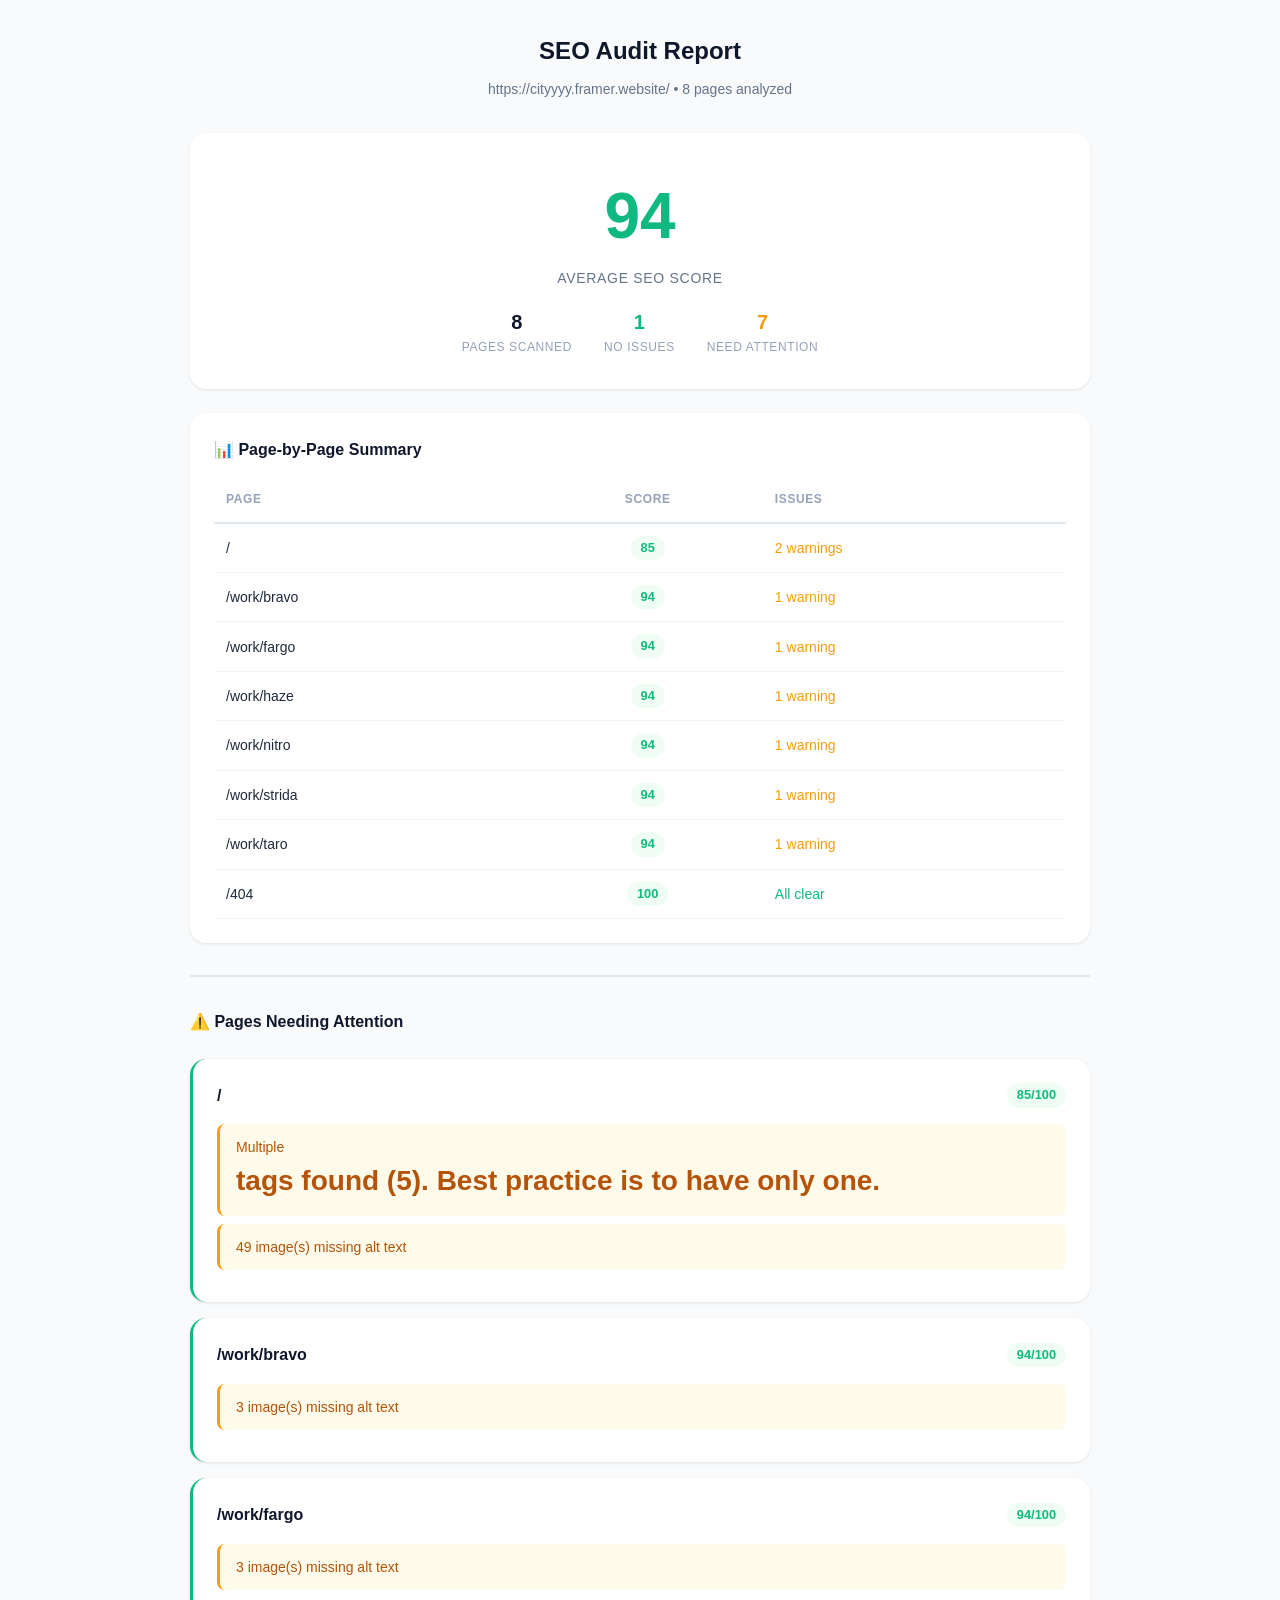
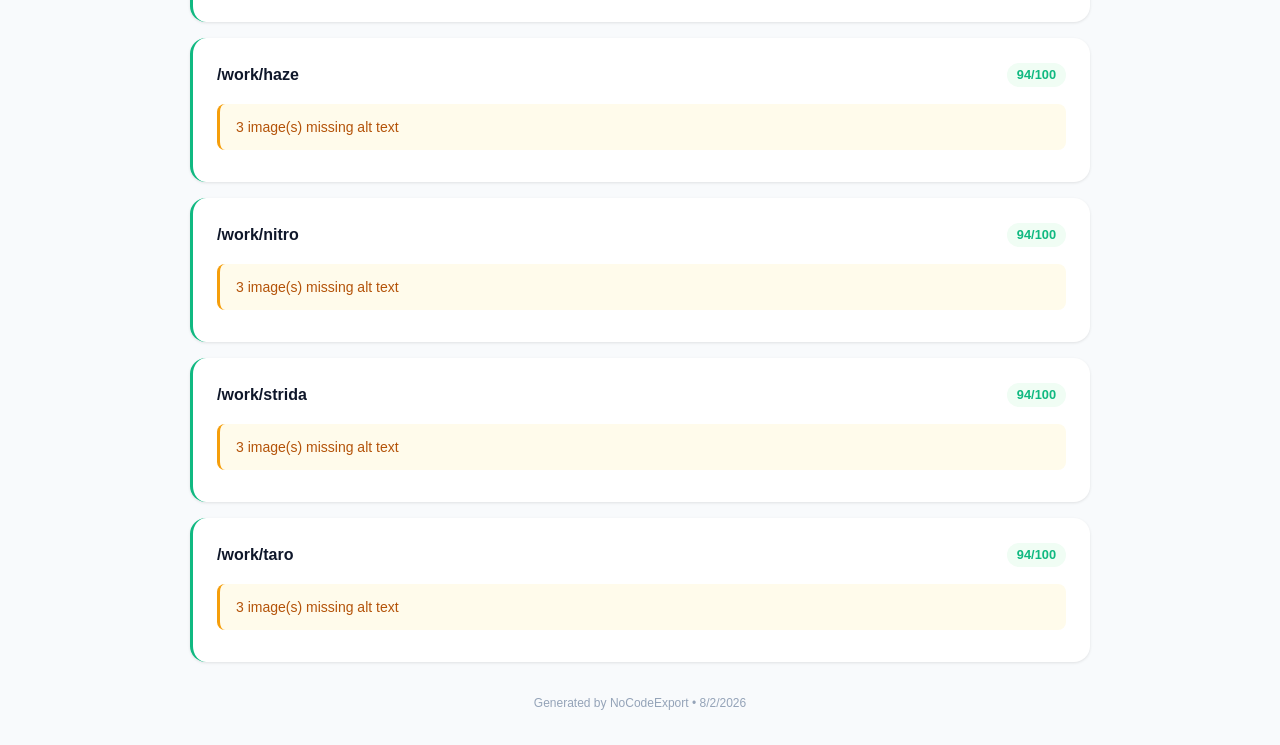
<file: seo-report/index.html>
<!DOCTYPE html>
<html lang="en">
<head>
    <meta charset="UTF-8">
    <meta name="viewport" content="width=device-width, initial-scale=1.0">
    <title>SEO Audit Report - https://cityyyy.framer.website/</title>
    <style>
        * { box-sizing: border-box; margin: 0; padding: 0; }
        body { font-family: -apple-system, BlinkMacSystemFont, 'Segoe UI', Roboto, sans-serif; background: #f8fafc; color: #1e293b; line-height: 1.6; padding: 2rem; }
        .container { max-width: 900px; margin: 0 auto; }
        .header { text-align: center; margin-bottom: 2rem; }
        .header h1 { font-size: 1.5rem; color: #0f172a; margin-bottom: 0.5rem; }
        .header p { color: #64748b; font-size: 0.875rem; word-break: break-all; }
        .score-card { background: white; border-radius: 1rem; padding: 2rem; text-align: center; box-shadow: 0 1px 3px rgba(0,0,0,0.1); margin-bottom: 1.5rem; }
        .score { font-size: 4rem; font-weight: 700; color: #10b981; }
        .score-label { color: #64748b; font-size: 0.875rem; text-transform: uppercase; letter-spacing: 0.05em; }
        .stats-row { display: flex; justify-content: center; gap: 2rem; margin-top: 1rem; }
        .stat { text-align: center; }
        .stat-value { font-size: 1.25rem; font-weight: 700; color: #0f172a; }
        .stat-label { font-size: 0.75rem; color: #94a3b8; text-transform: uppercase; letter-spacing: 0.05em; }
        .section { background: white; border-radius: 1rem; padding: 1.5rem; box-shadow: 0 1px 3px rgba(0,0,0,0.1); margin-bottom: 1rem; }
        .section h2 { font-size: 1rem; color: #0f172a; margin-bottom: 1rem; display: flex; align-items: center; gap: 0.5rem; }
        .issue { padding: 0.75rem 1rem; border-radius: 0.5rem; margin-bottom: 0.5rem; font-size: 0.875rem; }
        .issue.error { background: #fef2f2; color: #b91c1c; border-left: 3px solid #ef4444; }
        .issue.warning { background: #fffbeb; color: #b45309; border-left: 3px solid #f59e0b; }
        .issue.info { background: #eff6ff; color: #1d4ed8; border-left: 3px solid #3b82f6; }
        .summary-table { width: 100%; border-collapse: collapse; }
        .summary-table th { padding: 0.75rem; text-align: left; font-size: 0.75rem; text-transform: uppercase; letter-spacing: 0.05em; color: #94a3b8; border-bottom: 2px solid #e2e8f0; }
        .summary-table td { padding: 0.75rem; border-bottom: 1px solid #f1f5f9; font-size: 0.875rem; }
        .summary-table tr:hover { background: #f8fafc; }
        .footer { text-align: center; margin-top: 2rem; color: #94a3b8; font-size: 0.75rem; }
        .divider { margin: 2rem 0; border: none; border-top: 2px solid #e2e8f0; }
    </style>
</head>
<body>
    <div class="container">
        <div class="header">
            <h1>SEO Audit Report</h1>
            <p>https://cityyyy.framer.website/ • 8 pages analyzed</p>
        </div>

        <div class="score-card">
            <div class="score">94</div>
            <div class="score-label">Average SEO Score</div>
            <div class="stats-row">
                <div class="stat">
                    <div class="stat-value">8</div>
                    <div class="stat-label">Pages Scanned</div>
                </div>
                <div class="stat">
                    <div class="stat-value" style="color:#10b981">1</div>
                    <div class="stat-label">No Issues</div>
                </div>
                <div class="stat">
                    <div class="stat-value" style="color:#f59e0b">7</div>
                    <div class="stat-label">Need Attention</div>
                </div>
            </div>
        </div>

        <div class="section">
            <h2>📊 Page-by-Page Summary</h2>
            <table class="summary-table">
                <thead>
                    <tr>
                        <th>Page</th>
                        <th style="text-align:center">Score</th>
                        <th>Issues</th>
                    </tr>
                </thead>
                <tbody>
                    <tr>
                <td style="font-weight:500">/</td>
                <td style="text-align:center"><span style="display:inline-block;padding:2px 10px;border-radius:9999px;font-weight:600;font-size:0.8rem;background:#f0fdf4;color:#10b981">85</span></td>
                <td><span style="color:#f59e0b">2 warnings</span></td>
            </tr><tr>
                <td style="font-weight:500">/work/bravo</td>
                <td style="text-align:center"><span style="display:inline-block;padding:2px 10px;border-radius:9999px;font-weight:600;font-size:0.8rem;background:#f0fdf4;color:#10b981">94</span></td>
                <td><span style="color:#f59e0b">1 warning</span></td>
            </tr><tr>
                <td style="font-weight:500">/work/fargo</td>
                <td style="text-align:center"><span style="display:inline-block;padding:2px 10px;border-radius:9999px;font-weight:600;font-size:0.8rem;background:#f0fdf4;color:#10b981">94</span></td>
                <td><span style="color:#f59e0b">1 warning</span></td>
            </tr><tr>
                <td style="font-weight:500">/work/haze</td>
                <td style="text-align:center"><span style="display:inline-block;padding:2px 10px;border-radius:9999px;font-weight:600;font-size:0.8rem;background:#f0fdf4;color:#10b981">94</span></td>
                <td><span style="color:#f59e0b">1 warning</span></td>
            </tr><tr>
                <td style="font-weight:500">/work/nitro</td>
                <td style="text-align:center"><span style="display:inline-block;padding:2px 10px;border-radius:9999px;font-weight:600;font-size:0.8rem;background:#f0fdf4;color:#10b981">94</span></td>
                <td><span style="color:#f59e0b">1 warning</span></td>
            </tr><tr>
                <td style="font-weight:500">/work/strida</td>
                <td style="text-align:center"><span style="display:inline-block;padding:2px 10px;border-radius:9999px;font-weight:600;font-size:0.8rem;background:#f0fdf4;color:#10b981">94</span></td>
                <td><span style="color:#f59e0b">1 warning</span></td>
            </tr><tr>
                <td style="font-weight:500">/work/taro</td>
                <td style="text-align:center"><span style="display:inline-block;padding:2px 10px;border-radius:9999px;font-weight:600;font-size:0.8rem;background:#f0fdf4;color:#10b981">94</span></td>
                <td><span style="color:#f59e0b">1 warning</span></td>
            </tr><tr>
                <td style="font-weight:500">/404</td>
                <td style="text-align:center"><span style="display:inline-block;padding:2px 10px;border-radius:9999px;font-weight:600;font-size:0.8rem;background:#f0fdf4;color:#10b981">100</span></td>
                <td><span style="color:#10b981">All clear</span></td>
            </tr>
                </tbody>
            </table>
        </div>

        
        <hr class="divider">
        <div class="section" style="background:transparent;box-shadow:none;padding:0">
            <h2 style="margin-bottom:1.5rem">⚠️ Pages Needing Attention</h2>
        </div>
        <div class="section" style="border-left:3px solid #10b981">
                <h2 style="display:flex;justify-content:space-between;align-items:center">
                    <span>/</span>
                    <span style="font-size:0.8rem;padding:2px 10px;border-radius:9999px;background:#f0fdf4;color:#10b981;font-weight:600">85/100</span>
                </h2>
                <div class="issue warning">Multiple <h1> tags found (5). Best practice is to have only one.</div><div class="issue warning">49 image(s) missing alt text</div>
            </div><div class="section" style="border-left:3px solid #10b981">
                <h2 style="display:flex;justify-content:space-between;align-items:center">
                    <span>/work/bravo</span>
                    <span style="font-size:0.8rem;padding:2px 10px;border-radius:9999px;background:#f0fdf4;color:#10b981;font-weight:600">94/100</span>
                </h2>
                <div class="issue warning">3 image(s) missing alt text</div>
            </div><div class="section" style="border-left:3px solid #10b981">
                <h2 style="display:flex;justify-content:space-between;align-items:center">
                    <span>/work/fargo</span>
                    <span style="font-size:0.8rem;padding:2px 10px;border-radius:9999px;background:#f0fdf4;color:#10b981;font-weight:600">94/100</span>
                </h2>
                <div class="issue warning">3 image(s) missing alt text</div>
            </div><div class="section" style="border-left:3px solid #10b981">
                <h2 style="display:flex;justify-content:space-between;align-items:center">
                    <span>/work/haze</span>
                    <span style="font-size:0.8rem;padding:2px 10px;border-radius:9999px;background:#f0fdf4;color:#10b981;font-weight:600">94/100</span>
                </h2>
                <div class="issue warning">3 image(s) missing alt text</div>
            </div><div class="section" style="border-left:3px solid #10b981">
                <h2 style="display:flex;justify-content:space-between;align-items:center">
                    <span>/work/nitro</span>
                    <span style="font-size:0.8rem;padding:2px 10px;border-radius:9999px;background:#f0fdf4;color:#10b981;font-weight:600">94/100</span>
                </h2>
                <div class="issue warning">3 image(s) missing alt text</div>
            </div><div class="section" style="border-left:3px solid #10b981">
                <h2 style="display:flex;justify-content:space-between;align-items:center">
                    <span>/work/strida</span>
                    <span style="font-size:0.8rem;padding:2px 10px;border-radius:9999px;background:#f0fdf4;color:#10b981;font-weight:600">94/100</span>
                </h2>
                <div class="issue warning">3 image(s) missing alt text</div>
            </div><div class="section" style="border-left:3px solid #10b981">
                <h2 style="display:flex;justify-content:space-between;align-items:center">
                    <span>/work/taro</span>
                    <span style="font-size:0.8rem;padding:2px 10px;border-radius:9999px;background:#f0fdf4;color:#10b981;font-weight:600">94/100</span>
                </h2>
                <div class="issue warning">3 image(s) missing alt text</div>
            </div>
        

        <div class="footer">
            Generated by NoCodeExport • 8/2/2026
        </div>
    </div>
</body>
</html>
</file>
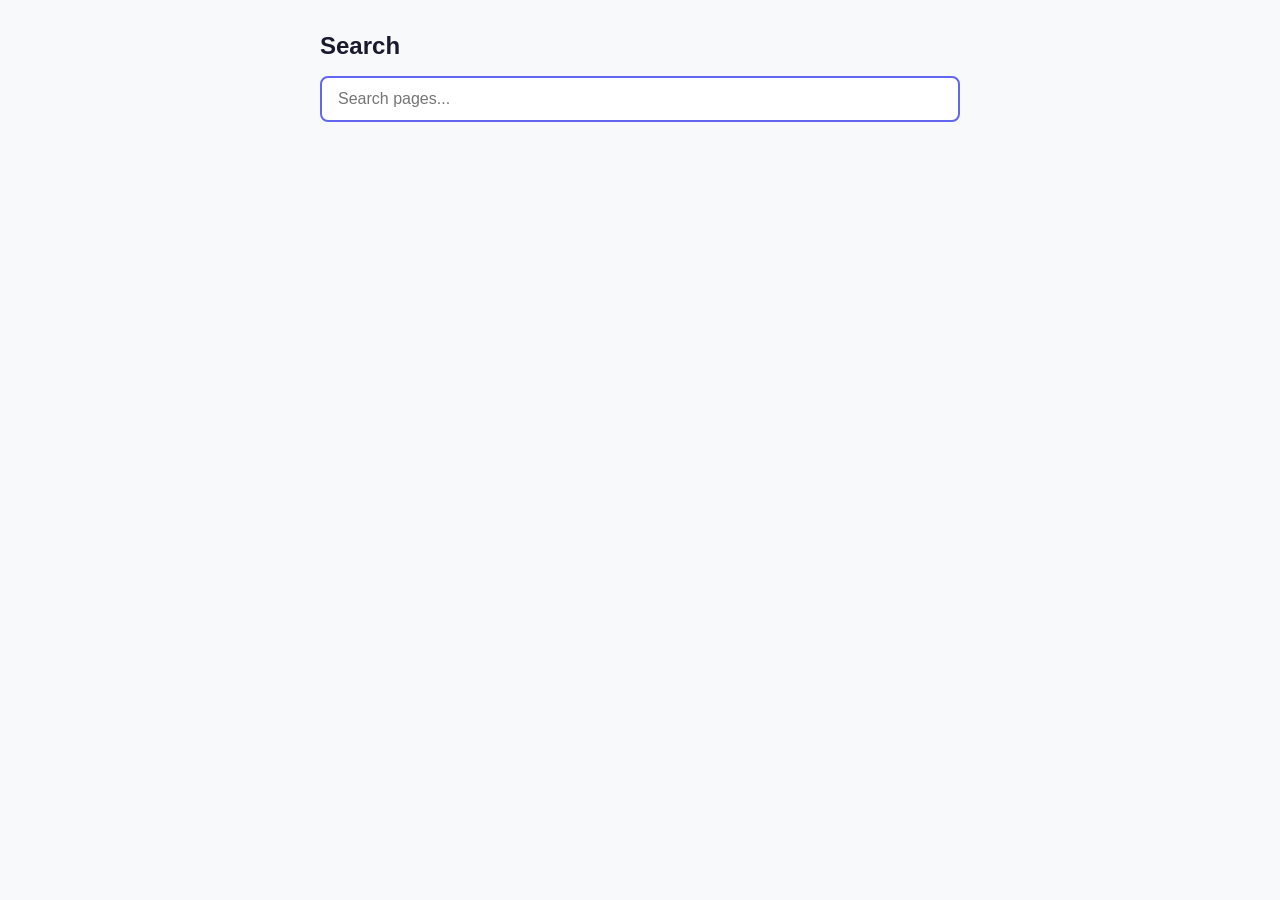
<file: search.html>
<!DOCTYPE html>
<html lang="en">
<head>
<meta charset="UTF-8">
<meta name="viewport" content="width=device-width, initial-scale=1.0">
<title>Site Search</title>
<style>
* { box-sizing: border-box; margin: 0; padding: 0; }
body { font-family: -apple-system, BlinkMacSystemFont, 'Segoe UI', Roboto, sans-serif; background: #f8f9fa; color: #1a1a2e; padding: 2rem; }
.search-container { max-width: 640px; margin: 0 auto; }
h1 { font-size: 1.5rem; margin-bottom: 1rem; }
input[type="search"] { width: 100%; padding: 0.75rem 1rem; font-size: 1rem; border: 2px solid #e2e8f0; border-radius: 8px; outline: none; transition: border-color 0.2s; }
input[type="search"]:focus { border-color: #6366f1; }
.results { margin-top: 1.5rem; }
.result-item { background: #fff; border: 1px solid #e2e8f0; border-radius: 8px; padding: 1rem; margin-bottom: 0.75rem; text-decoration: none; display: block; color: inherit; transition: box-shadow 0.2s; }
.result-item:hover { box-shadow: 0 2px 8px rgba(0,0,0,0.08); }
.result-title { font-weight: 600; color: #4f46e5; margin-bottom: 0.25rem; }
.result-path { font-size: 0.8rem; color: #64748b; margin-bottom: 0.25rem; }
.result-excerpt { font-size: 0.9rem; color: #475569; }
.no-results { color: #94a3b8; text-align: center; padding: 2rem 0; }
.count { font-size: 0.85rem; color: #94a3b8; margin-bottom: 0.75rem; }
</style>
</head>
<body>
<div class="search-container">
<h1>Search</h1>
<input type="search" id="q" placeholder="Search pages..." autofocus>
<div class="results" id="results"></div>
</div>
<script>
(function() {
var pages = [{"path":"/","title":"Hanzo — a Design Craftsman's Portfolio Template","description":"Hanzo is a free minimal and elegant portfolio template made for product, software, and digital designers to share their work quickly and effectively.","excerpt":"Prendre rend-vous"},{"path":"/404","title":"Hanzo — a Design Craftsman's Portfolio Template","description":"Hanzo is a free minimal and elegant portfolio template made for product, software, and digital designers to share their work quickly and effectively.","excerpt":"© Hanzo Studio, 2025"},{"path":"/work","title":"Hanzo — a Design Craftsman's Portfolio Template","description":"Hanzo is a free minimal and elegant portfolio template made for product, software, and digital designers to share their work quickly and effectively.","excerpt":"Design System"}];
var input = document.getElementById('q');
var resultsEl = document.getElementById('results');

function search(query) {
    if (!query || query.length < 2) { resultsEl.innerHTML = ''; return; }
    var q = query.toLowerCase();
    var matches = pages.filter(function(p) {
        return (p.title && p.title.toLowerCase().indexOf(q) !== -1) ||
               (p.description && p.description.toLowerCase().indexOf(q) !== -1) ||
               (p.excerpt && p.excerpt.toLowerCase().indexOf(q) !== -1);
    });
    if (matches.length === 0) {
        resultsEl.innerHTML = '<div class="no-results">No results found.</div>';
        return;
    }
    var html = '<div class="count">' + matches.length + ' result(s)</div>';
    matches.forEach(function(p) {
        var href = p.path === '/' ? 'index.html' : p.path.replace(/^\//, '') + '/index.html';
        html += '<a class="result-item" href="' + href + '">' +
            '<div class="result-title">' + esc(p.title || 'Untitled') + '</div>' +
            '<div class="result-path">' + esc(p.path) + '</div>' +
            '<div class="result-excerpt">' + esc(p.excerpt || p.description || '') + '</div>' +
            '</a>';
    });
    resultsEl.innerHTML = html;
}

function esc(s) { var d = document.createElement('div'); d.textContent = s; return d.innerHTML; }

input.addEventListener('input', function() { search(this.value); });
})();
</script>
</body>
</html>
</file>
